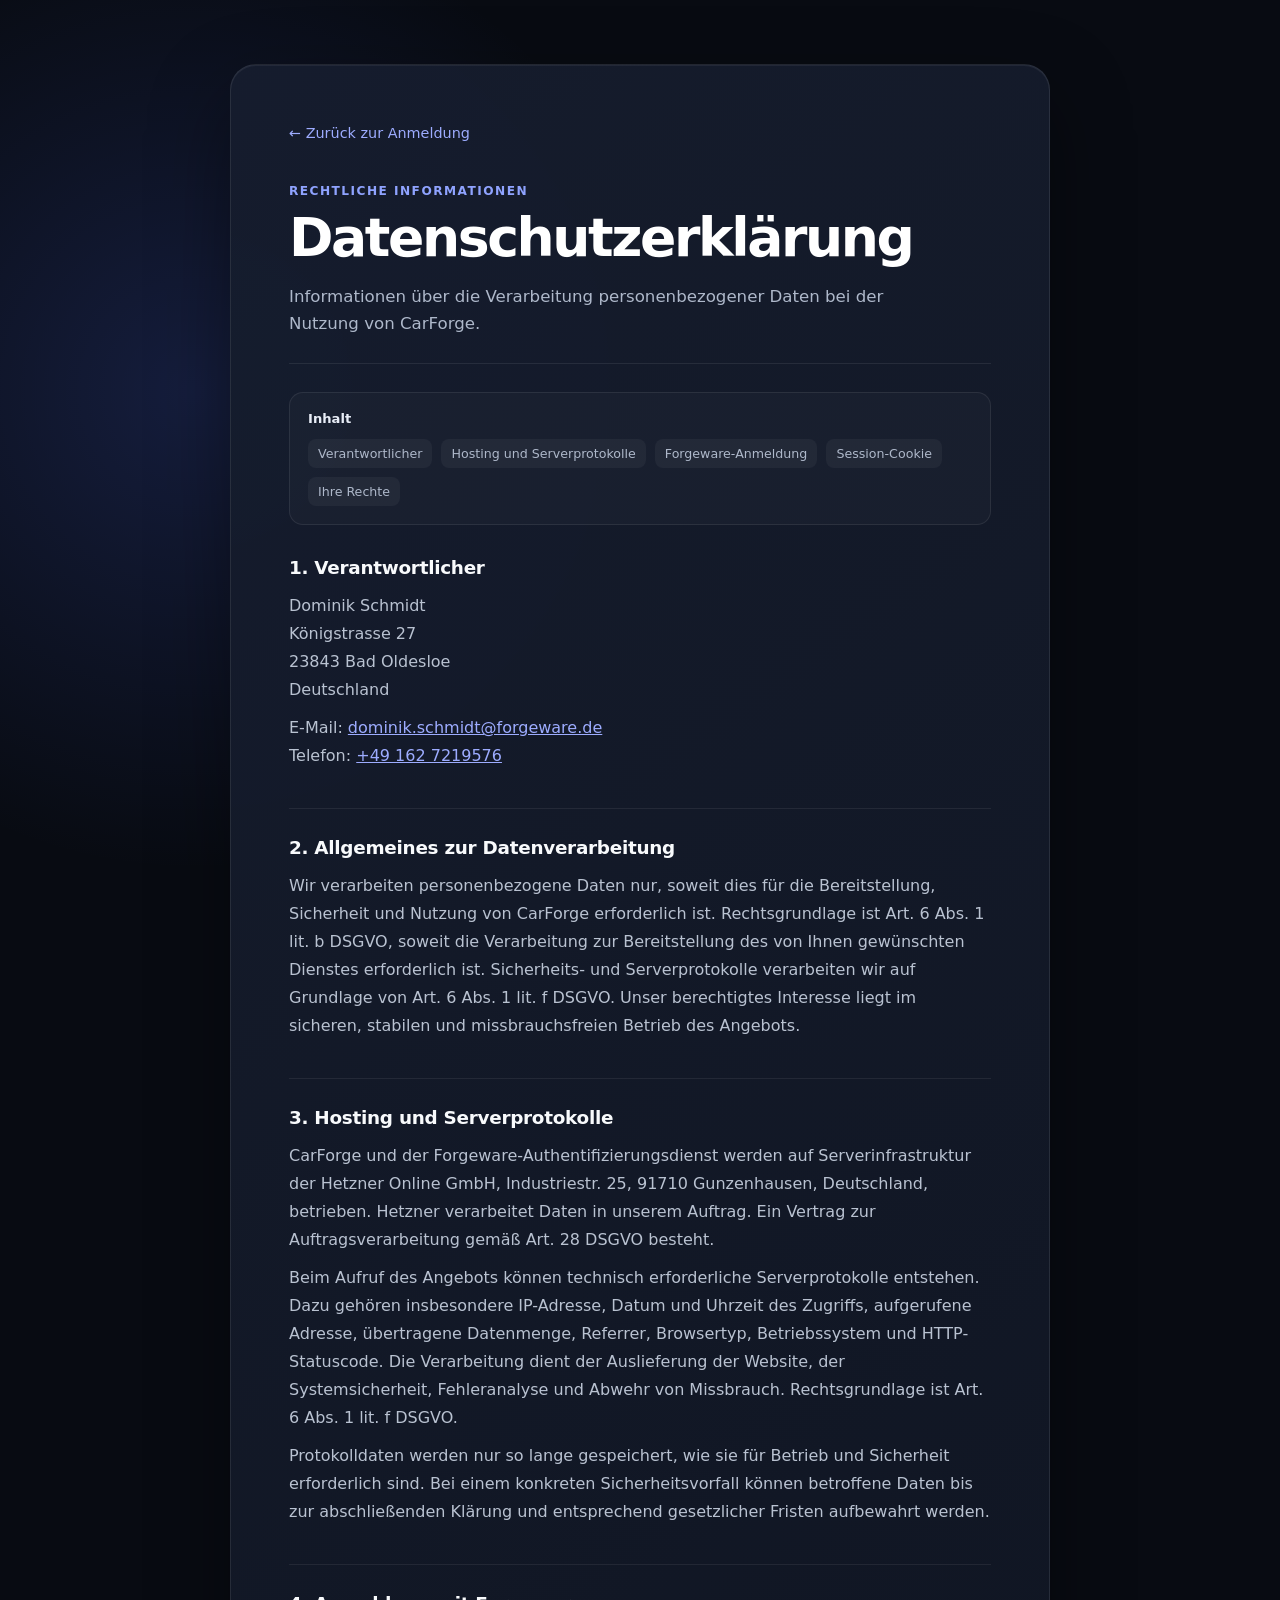
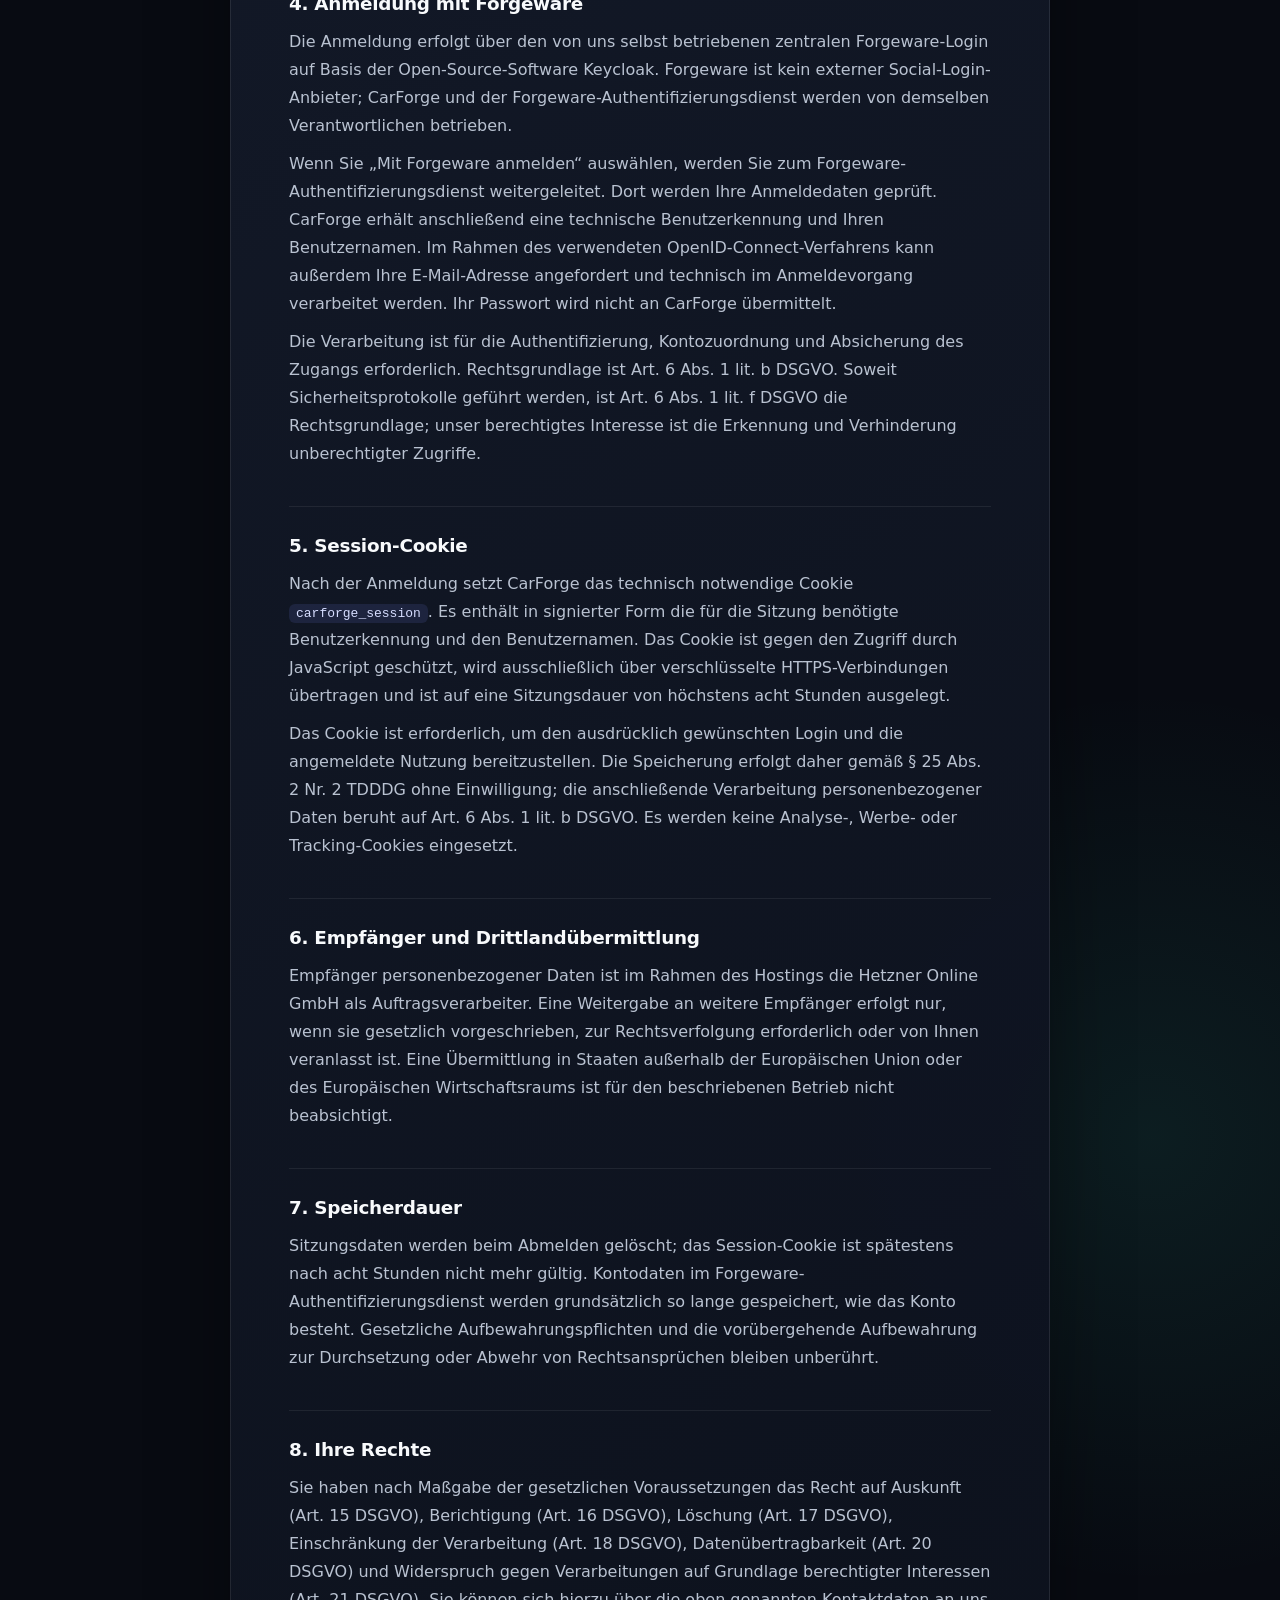
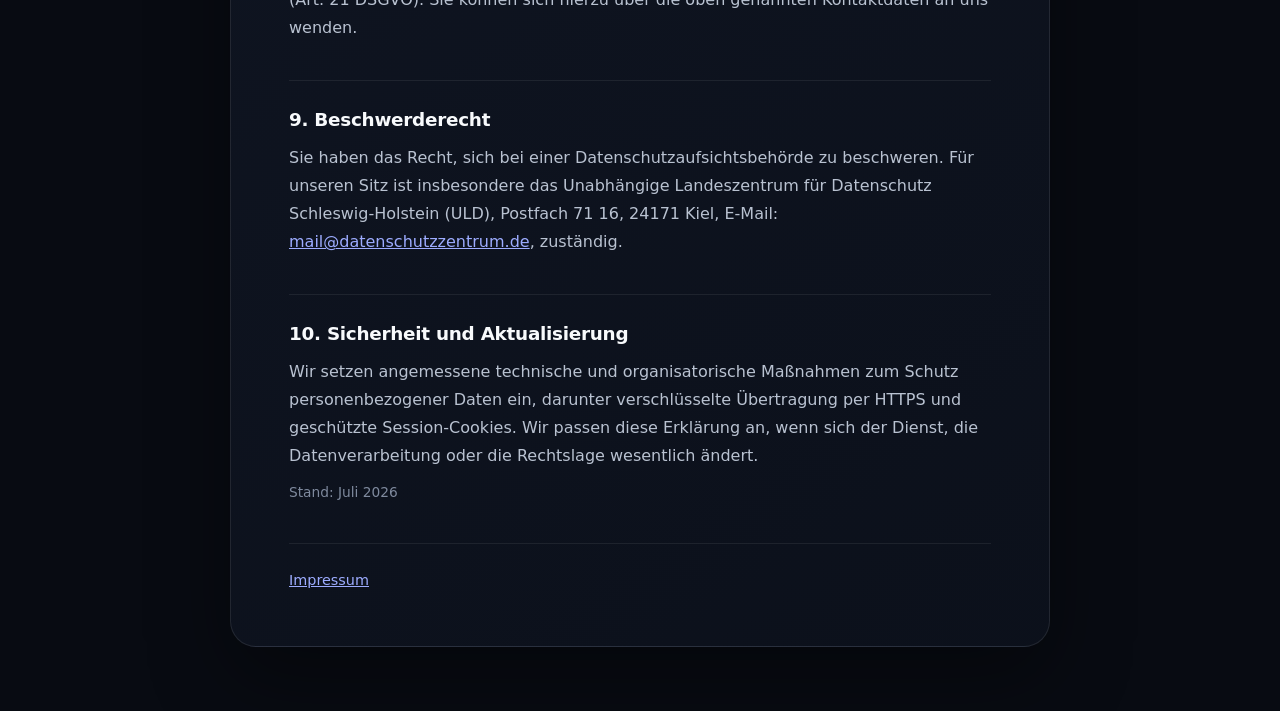
<file: templates/datenschutz.html>
<!doctype html>
<html lang="de">
<head>
    <meta charset="utf-8">
    <meta name="viewport" content="width=device-width, initial-scale=1">
    <title>Datenschutz | CarForge</title>
    <link rel="stylesheet" href="/static/styles/Datenschutz.css">
</head>
<body>
    <main class="legal-card">
        <a class="back-link" href="/">&larr; Zurück zur Anmeldung</a>
        <header>
            <p class="eyebrow">Rechtliche Informationen</p>
            <h1>Datenschutzerklärung</h1>
            <p class="intro">Informationen über die Verarbeitung personenbezogener Daten bei der Nutzung von CarForge.</p>
        </header>

        <nav class="contents" aria-label="Inhaltsübersicht">
            <strong>Inhalt</strong>
            <a href="#verantwortlicher">Verantwortlicher</a>
            <a href="#hosting">Hosting und Serverprotokolle</a>
            <a href="#login">Forgeware-Anmeldung</a>
            <a href="#session">Session-Cookie</a>
            <a href="#rechte">Ihre Rechte</a>
        </nav>

        <section id="verantwortlicher">
            <h2>1. Verantwortlicher</h2>
            <address>
                Dominik Schmidt<br>
                Königstrasse 27<br>
                23843 Bad Oldesloe<br>
                Deutschland
            </address>
            <p>
                E-Mail: <a href="mailto:dominik.schmidt@forgeware.de">dominik.schmidt@forgeware.de</a><br>
                Telefon: <a href="tel:+491627219576">+49 162 7219576</a>
            </p>
        </section>

        <section>
            <h2>2. Allgemeines zur Datenverarbeitung</h2>
            <p>Wir verarbeiten personenbezogene Daten nur, soweit dies für die Bereitstellung, Sicherheit und Nutzung von CarForge erforderlich ist. Rechtsgrundlage ist Art. 6 Abs. 1 lit. b DSGVO, soweit die Verarbeitung zur Bereitstellung des von Ihnen gewünschten Dienstes erforderlich ist. Sicherheits- und Serverprotokolle verarbeiten wir auf Grundlage von Art. 6 Abs. 1 lit. f DSGVO. Unser berechtigtes Interesse liegt im sicheren, stabilen und missbrauchsfreien Betrieb des Angebots.</p>
        </section>

        <section id="hosting">
            <h2>3. Hosting und Serverprotokolle</h2>
            <p>CarForge und der Forgeware-Authentifizierungsdienst werden auf Serverinfrastruktur der Hetzner Online GmbH, Industriestr. 25, 91710 Gunzenhausen, Deutschland, betrieben. Hetzner verarbeitet Daten in unserem Auftrag. Ein Vertrag zur Auftragsverarbeitung gemäß Art. 28 DSGVO besteht.</p>
            <p>Beim Aufruf des Angebots können technisch erforderliche Serverprotokolle entstehen. Dazu gehören insbesondere IP-Adresse, Datum und Uhrzeit des Zugriffs, aufgerufene Adresse, übertragene Datenmenge, Referrer, Browsertyp, Betriebssystem und HTTP-Statuscode. Die Verarbeitung dient der Auslieferung der Website, der Systemsicherheit, Fehleranalyse und Abwehr von Missbrauch. Rechtsgrundlage ist Art. 6 Abs. 1 lit. f DSGVO.</p>
            <p>Protokolldaten werden nur so lange gespeichert, wie sie für Betrieb und Sicherheit erforderlich sind. Bei einem konkreten Sicherheitsvorfall können betroffene Daten bis zur abschließenden Klärung und entsprechend gesetzlicher Fristen aufbewahrt werden.</p>
        </section>

        <section id="login">
            <h2>4. Anmeldung mit Forgeware</h2>
            <p>Die Anmeldung erfolgt über den von uns selbst betriebenen zentralen Forgeware-Login auf Basis der Open-Source-Software Keycloak. Forgeware ist kein externer Social-Login-Anbieter; CarForge und der Forgeware-Authentifizierungsdienst werden von demselben Verantwortlichen betrieben.</p>
            <p>Wenn Sie „Mit Forgeware anmelden“ auswählen, werden Sie zum Forgeware-Authentifizierungsdienst weitergeleitet. Dort werden Ihre Anmeldedaten geprüft. CarForge erhält anschließend eine technische Benutzerkennung und Ihren Benutzernamen. Im Rahmen des verwendeten OpenID-Connect-Verfahrens kann außerdem Ihre E-Mail-Adresse angefordert und technisch im Anmeldevorgang verarbeitet werden. Ihr Passwort wird nicht an CarForge übermittelt.</p>
            <p>Die Verarbeitung ist für die Authentifizierung, Kontozuordnung und Absicherung des Zugangs erforderlich. Rechtsgrundlage ist Art. 6 Abs. 1 lit. b DSGVO. Soweit Sicherheitsprotokolle geführt werden, ist Art. 6 Abs. 1 lit. f DSGVO die Rechtsgrundlage; unser berechtigtes Interesse ist die Erkennung und Verhinderung unberechtigter Zugriffe.</p>
        </section>

        <section id="session">
            <h2>5. Session-Cookie</h2>
            <p>Nach der Anmeldung setzt CarForge das technisch notwendige Cookie <code>carforge_session</code>. Es enthält in signierter Form die für die Sitzung benötigte Benutzerkennung und den Benutzernamen. Das Cookie ist gegen den Zugriff durch JavaScript geschützt, wird ausschließlich über verschlüsselte HTTPS-Verbindungen übertragen und ist auf eine Sitzungsdauer von höchstens acht Stunden ausgelegt.</p>
            <p>Das Cookie ist erforderlich, um den ausdrücklich gewünschten Login und die angemeldete Nutzung bereitzustellen. Die Speicherung erfolgt daher gemäß § 25 Abs. 2 Nr. 2 TDDDG ohne Einwilligung; die anschließende Verarbeitung personenbezogener Daten beruht auf Art. 6 Abs. 1 lit. b DSGVO. Es werden keine Analyse-, Werbe- oder Tracking-Cookies eingesetzt.</p>
        </section>

        <section>
            <h2>6. Empfänger und Drittlandübermittlung</h2>
            <p>Empfänger personenbezogener Daten ist im Rahmen des Hostings die Hetzner Online GmbH als Auftragsverarbeiter. Eine Weitergabe an weitere Empfänger erfolgt nur, wenn sie gesetzlich vorgeschrieben, zur Rechtsverfolgung erforderlich oder von Ihnen veranlasst ist. Eine Übermittlung in Staaten außerhalb der Europäischen Union oder des Europäischen Wirtschaftsraums ist für den beschriebenen Betrieb nicht beabsichtigt.</p>
        </section>

        <section>
            <h2>7. Speicherdauer</h2>
            <p>Sitzungsdaten werden beim Abmelden gelöscht; das Session-Cookie ist spätestens nach acht Stunden nicht mehr gültig. Kontodaten im Forgeware-Authentifizierungsdienst werden grundsätzlich so lange gespeichert, wie das Konto besteht. Gesetzliche Aufbewahrungspflichten und die vorübergehende Aufbewahrung zur Durchsetzung oder Abwehr von Rechtsansprüchen bleiben unberührt.</p>
        </section>

        <section id="rechte">
            <h2>8. Ihre Rechte</h2>
            <p>Sie haben nach Maßgabe der gesetzlichen Voraussetzungen das Recht auf Auskunft (Art. 15 DSGVO), Berichtigung (Art. 16 DSGVO), Löschung (Art. 17 DSGVO), Einschränkung der Verarbeitung (Art. 18 DSGVO), Datenübertragbarkeit (Art. 20 DSGVO) und Widerspruch gegen Verarbeitungen auf Grundlage berechtigter Interessen (Art. 21 DSGVO). Sie können sich hierzu über die oben genannten Kontaktdaten an uns wenden.</p>
        </section>

        <section>
            <h2>9. Beschwerderecht</h2>
            <p>Sie haben das Recht, sich bei einer Datenschutzaufsichtsbehörde zu beschweren. Für unseren Sitz ist insbesondere das Unabhängige Landeszentrum für Datenschutz Schleswig-Holstein (ULD), Postfach 71 16, 24171 Kiel, E-Mail: <a href="mailto:mail@datenschutzzentrum.de">mail@datenschutzzentrum.de</a>, zuständig.</p>
        </section>

        <section>
            <h2>10. Sicherheit und Aktualisierung</h2>
            <p>Wir setzen angemessene technische und organisatorische Maßnahmen zum Schutz personenbezogener Daten ein, darunter verschlüsselte Übertragung per HTTPS und geschützte Session-Cookies. Wir passen diese Erklärung an, wenn sich der Dienst, die Datenverarbeitung oder die Rechtslage wesentlich ändert.</p>
            <p class="updated">Stand: Juli 2026</p>
        </section>

        <footer>
            <a href="/impressum">Impressum</a>
        </footer>
    </main>
</body>
</html>
</file>
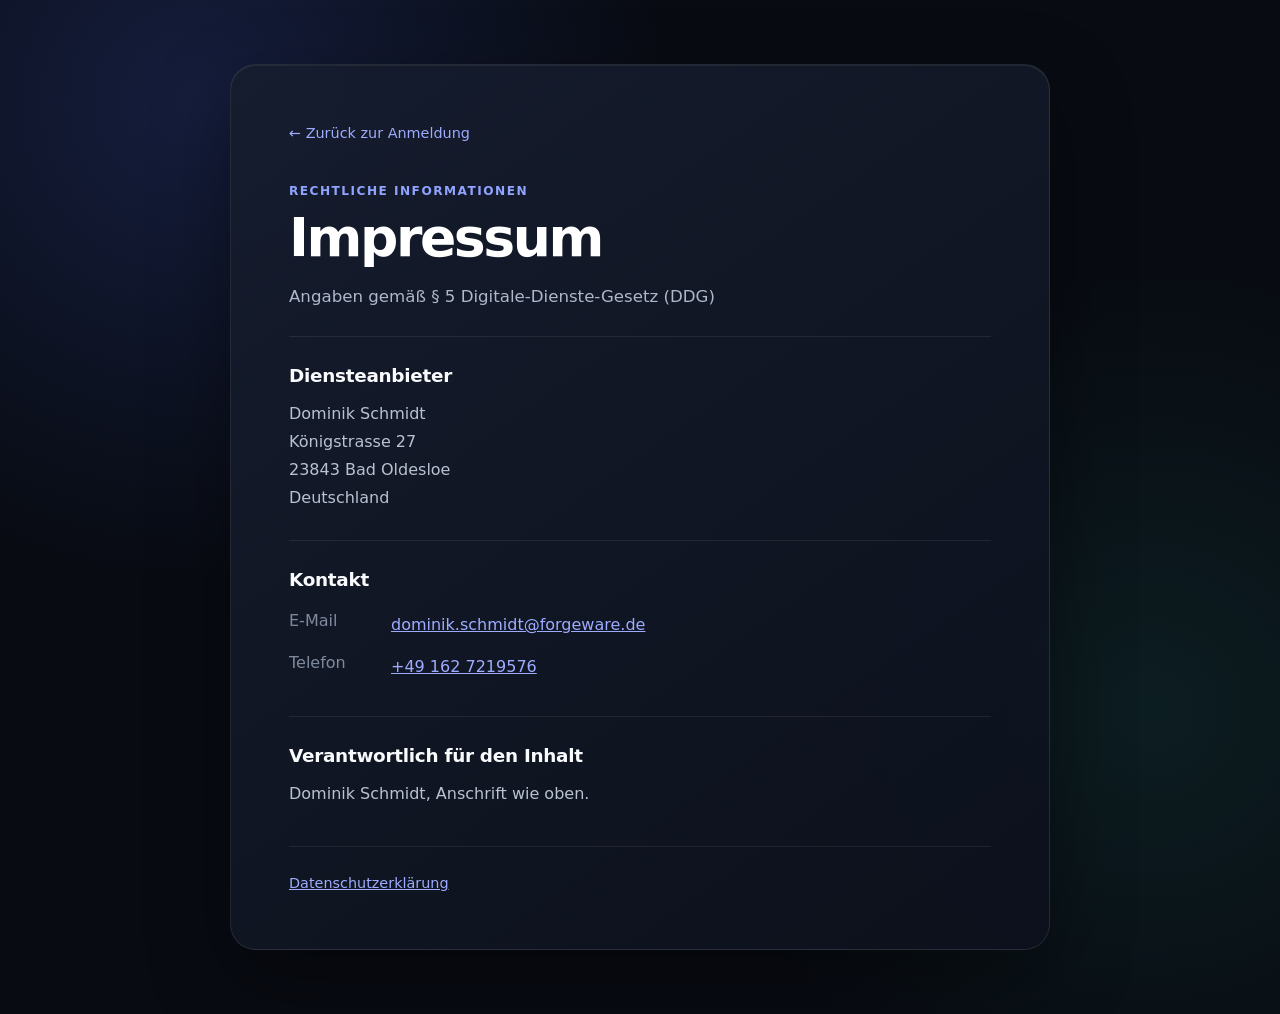
<file: templates/impressum.html>
<!doctype html>
<html lang="de">
<head>
    <meta charset="utf-8">
    <meta name="viewport" content="width=device-width, initial-scale=1">
    <title>Impressum | CarForge</title>
    <link rel="stylesheet" href="/static/styles/Impressum.css">
</head>
<body>
    <main class="legal-card">
        <a class="back-link" href="/">&larr; Zurück zur Anmeldung</a>
        <header>
            <p class="eyebrow">Rechtliche Informationen</p>
            <h1>Impressum</h1>
            <p class="intro">Angaben gemäß § 5 Digitale-Dienste-Gesetz (DDG)</p>
        </header>

        <section>
            <h2>Diensteanbieter</h2>
            <address>
                Dominik Schmidt<br>
                Königstrasse 27<br>
                23843 Bad Oldesloe<br>
                Deutschland
            </address>
        </section>

        <section>
            <h2>Kontakt</h2>
            <dl class="contact-list">
                <div><dt>E-Mail</dt><dd><a href="mailto:dominik.schmidt@forgeware.de">dominik.schmidt@forgeware.de</a></dd></div>
                <div><dt>Telefon</dt><dd><a href="tel:+491627219576">+49 162 7219576</a></dd></div>
            </dl>
        </section>

        <section>
            <h2>Verantwortlich für den Inhalt</h2>
            <p>Dominik Schmidt, Anschrift wie oben.</p>
        </section>

        <footer>
            <a href="/datenschutz">Datenschutzerklärung</a>
        </footer>
    </main>
</body>
</html>
</file>
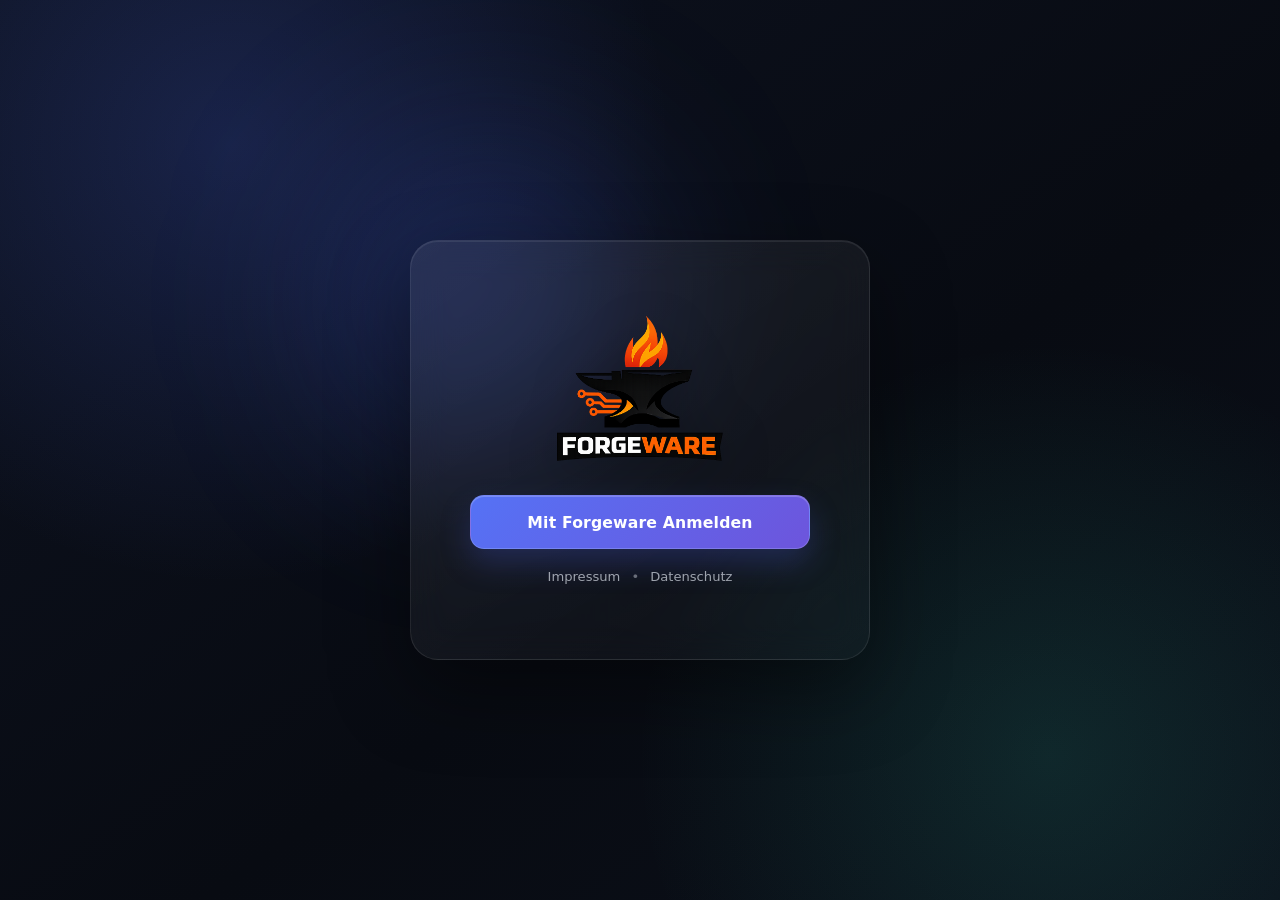
<file: templates/login.html>
<html lang="de">
    <head>
        <meta charset="utf-8">
        <meta name="viewport" content="width=device-width, initial-scale=1, viewport-fit=cover">
        <title>Bei CarForge anmelden</title>
        <script src="/static/scripts/JQuery.js"></script>
        <link rel="stylesheet" href="/static/styles/Login.css">
    </head>
    <body>
        <image id="logo" src="/static/images/forgeware_logo.png"></image>
        <button id="login" onclick="window.location = '/auth/login'">Mit Forgeware Anmelden</button>
        <nav class="legal-links" aria-label="Rechtliche Informationen">
            <a href="/impressum">Impressum</a>
            <span aria-hidden="true">&bull;</span>
            <a href="/datenschutz">Datenschutz</a>
        </nav>
    </body>
</html>
</file>
<file: static/styles/Datenschutz.css>
@import url("/static/styles/Impressum.css");
</file>
<file: static/styles/Impressum.css>
*, *::before, *::after { box-sizing: border-box; }

:root {
    color-scheme: dark;
    font-family: Inter, ui-sans-serif, system-ui, -apple-system, BlinkMacSystemFont, "Segoe UI", sans-serif;
    color: #e8edf7;
    background: #080b12;
}

html { scroll-behavior: smooth; }

body {
    min-height: 100vh;
    margin: 0;
    padding: clamp(20px, 5vw, 64px) 18px;
    background:
        radial-gradient(circle at 15% 10%, rgba(80, 112, 255, .18), transparent 30rem),
        radial-gradient(circle at 90% 70%, rgba(55, 213, 181, .09), transparent 28rem),
        #080b12;
}

.legal-card {
    width: min(820px, 100%);
    margin: 0 auto;
    padding: clamp(24px, 6vw, 58px);
    border: 1px solid rgba(255, 255, 255, .09);
    border-radius: 26px;
    background: linear-gradient(145deg, rgba(22, 29, 46, .96), rgba(12, 17, 28, .96));
    box-shadow: 0 30px 80px rgba(0, 0, 0, .38), inset 0 1px rgba(255, 255, 255, .06);
}

.back-link, a { color: #9dacff; }
.back-link { display: inline-block; margin-bottom: 40px; text-decoration: none; font-size: .9rem; }
.back-link:hover, a:hover { color: #c7d0ff; }

header { padding-bottom: 26px; border-bottom: 1px solid rgba(255, 255, 255, .08); }
.eyebrow { margin: 0 0 8px; color: #8fa3ff; font-size: .76rem; font-weight: 750; letter-spacing: .12em; text-transform: uppercase; }
h1 { margin: 0; color: #fff; font-size: clamp(2.15rem, 6vw, 3.35rem); line-height: 1.05; letter-spacing: -.045em; }
.intro { max-width: 620px; margin: 16px 0 0; color: #aeb8ca; font-size: 1.04rem; line-height: 1.65; }

section { padding: 28px 0; border-bottom: 1px solid rgba(255, 255, 255, .07); }
h2 { margin: 0 0 14px; color: #f8fafc; font-size: 1.15rem; letter-spacing: -.015em; }
p, address, dd { color: #b9c2d1; line-height: 1.75; }
p { margin: 10px 0; }
address { font-style: normal; }

.contact-list { margin: 0; }
.contact-list div { display: grid; grid-template-columns: 90px 1fr; gap: 12px; padding: 7px 0; }
.contact-list dt { color: #7f8a9e; }
.contact-list dd { margin: 0; }

.contents {
    display: flex;
    flex-wrap: wrap;
    gap: 9px;
    margin: 28px 0 4px;
    padding: 18px;
    border: 1px solid rgba(255, 255, 255, .08);
    border-radius: 14px;
    background: rgba(255, 255, 255, .025);
}
.contents strong { width: 100%; margin-bottom: 4px; font-size: .82rem; color: #e8edf7; }
.contents a {
    padding: 7px 10px;
    border-radius: 8px;
    color: #aeb8ca;
    background: rgba(255, 255, 255, .045);
    font-size: .79rem;
    text-decoration: none;
}
.contents a:hover { color: #fff; background: rgba(255, 255, 255, .08); }

code { padding: 2px 7px; border-radius: 6px; color: #d6ddff; background: rgba(120, 140, 255, .12); }
.updated { color: #7f8a9e; font-size: .86rem; }
footer { padding-top: 28px; font-size: .9rem; }
a:focus-visible { border-radius: 3px; outline: 2px solid #8fa3ff; outline-offset: 3px; }

@media (max-width: 560px) {
    .legal-card { border-radius: 20px; }
    .back-link { margin-bottom: 30px; }
    .contact-list div { grid-template-columns: 1fr; gap: 0; }
}

@media (prefers-reduced-motion: reduce) { html { scroll-behavior: auto; } }
</file>
<file: static/styles/Login.css>
*,
*::before,
*::after {
    box-sizing: border-box;
}

:root {
    color-scheme: dark;
    font-family: Inter, ui-sans-serif, system-ui, -apple-system, BlinkMacSystemFont,
        "Segoe UI", sans-serif;
    background: #080b12;
}

body {
    position: relative;
    display: flex;
    min-height: 100vh;
    min-height: 100dvh;
    margin: 0;
    padding: max(24px, env(safe-area-inset-top)) max(16px, env(safe-area-inset-right))
        max(24px, env(safe-area-inset-bottom)) max(16px, env(safe-area-inset-left));
    align-items: center;
    justify-content: center;
    flex-direction: column;
    gap: 34px;
    overflow: hidden;
    color: #f8fafc;
    background:
        radial-gradient(circle at 18% 16%, rgba(80, 112, 255, 0.2), transparent 34%),
        radial-gradient(circle at 82% 84%, rgba(55, 213, 181, 0.13), transparent 32%),
        linear-gradient(145deg, #0d1220 0%, #080b12 58%, #0b101a 100%);
    isolation: isolate;
}

body::before {
    position: absolute;
    z-index: -1;
    width: min(460px, calc(100vw - 32px));
    height: 420px;
    border: 1px solid rgba(255, 255, 255, 0.09);
    border-radius: 28px;
    content: "";
    background: linear-gradient(145deg, rgba(255, 255, 255, 0.075), rgba(255, 255, 255, 0.025));
    box-shadow:
        0 30px 80px rgba(0, 0, 0, 0.42),
        inset 0 1px 0 rgba(255, 255, 255, 0.08);
    backdrop-filter: blur(18px);
    -webkit-backdrop-filter: blur(18px);
}

body::after {
    position: absolute;
    z-index: -2;
    width: 330px;
    height: 330px;
    border-radius: 50%;
    content: "";
    background: rgba(74, 108, 247, 0.18);
    filter: blur(90px);
    transform: translate(-150px, -150px);
}

#logo {
    display: block;
    width: min(320px, calc(100vw - 88px));
    max-height: 145px;
    object-fit: contain;
    filter: drop-shadow(0 10px 24px rgba(0, 0, 0, 0.3));
    animation: login-enter 600ms cubic-bezier(0.22, 1, 0.36, 1) both;
}

#login {
    position: relative;
    width: min(340px, calc(100vw - 72px));
    min-height: 54px;
    border: 1px solid rgba(255, 255, 255, 0.16);
    border-radius: 14px;
    padding: 14px 24px;
    overflow: hidden;
    color: #ffffff;
    font: inherit;
    font-size: 0.98rem;
    font-weight: 650;
    letter-spacing: 0.01em;
    cursor: pointer;
    background: linear-gradient(135deg, #5572f5 0%, #6d55dc 100%);
    box-shadow:
        0 14px 30px rgba(66, 82, 196, 0.3),
        inset 0 1px 0 rgba(255, 255, 255, 0.2);
    transition: transform 180ms ease, box-shadow 180ms ease, filter 180ms ease;
    animation: login-enter 600ms 80ms cubic-bezier(0.22, 1, 0.36, 1) both;
}

#login::before {
    position: absolute;
    inset: 0;
    content: "";
    opacity: 0;
    background: linear-gradient(110deg, transparent 20%, rgba(255, 255, 255, 0.2), transparent 80%);
    transform: translateX(-100%);
    transition: opacity 180ms ease, transform 450ms ease;
}

#login:hover {
    filter: brightness(1.08);
    transform: translateY(-2px);
    box-shadow:
        0 18px 38px rgba(66, 82, 196, 0.4),
        inset 0 1px 0 rgba(255, 255, 255, 0.25);
}

#login:hover::before {
    opacity: 1;
    transform: translateX(100%);
}

#login:active {
    transform: translateY(0) scale(0.985);
}

#login:focus-visible {
    outline: 3px solid rgba(141, 163, 255, 0.55);
    outline-offset: 4px;
}

.legal-links {
    display: flex;
    align-items: center;
    gap: 11px;
    margin-top: -14px;
    color: rgba(226, 232, 240, 0.42);
    font-size: 0.82rem;
    animation: login-enter 600ms 140ms cubic-bezier(0.22, 1, 0.36, 1) both;
}

.legal-links a {
    color: rgba(226, 232, 240, 0.68);
    text-decoration: none;
    transition: color 160ms ease;
}

.legal-links a:hover {
    color: #ffffff;
}

.legal-links a:focus-visible {
    border-radius: 4px;
    outline: 2px solid rgba(141, 163, 255, 0.7);
    outline-offset: 3px;
}

@keyframes login-enter {
    from {
        opacity: 0;
        transform: translateY(14px);
    }
    to {
        opacity: 1;
        transform: translateY(0);
    }
}

@media (max-width: 520px) {
    body {
        gap: 26px;
    }

    body::before {
        width: calc(100vw - 24px);
        height: min(430px, calc(100dvh - 32px));
        border-radius: 22px;
    }

    #logo {
        width: min(330px, calc(100vw - 48px));
        max-height: 150px;
    }

    #login {
        width: calc(100vw - 48px);
        min-height: 58px;
        font-size: 1rem;
    }

    .legal-links {
        font-size: 0.88rem;
    }
}

@media (prefers-reduced-motion: reduce) {
    #logo,
    #login,
    .legal-links {
        animation: none;
    }

    #login,
    #login::before {
        transition: none;
    }
}
</file>
